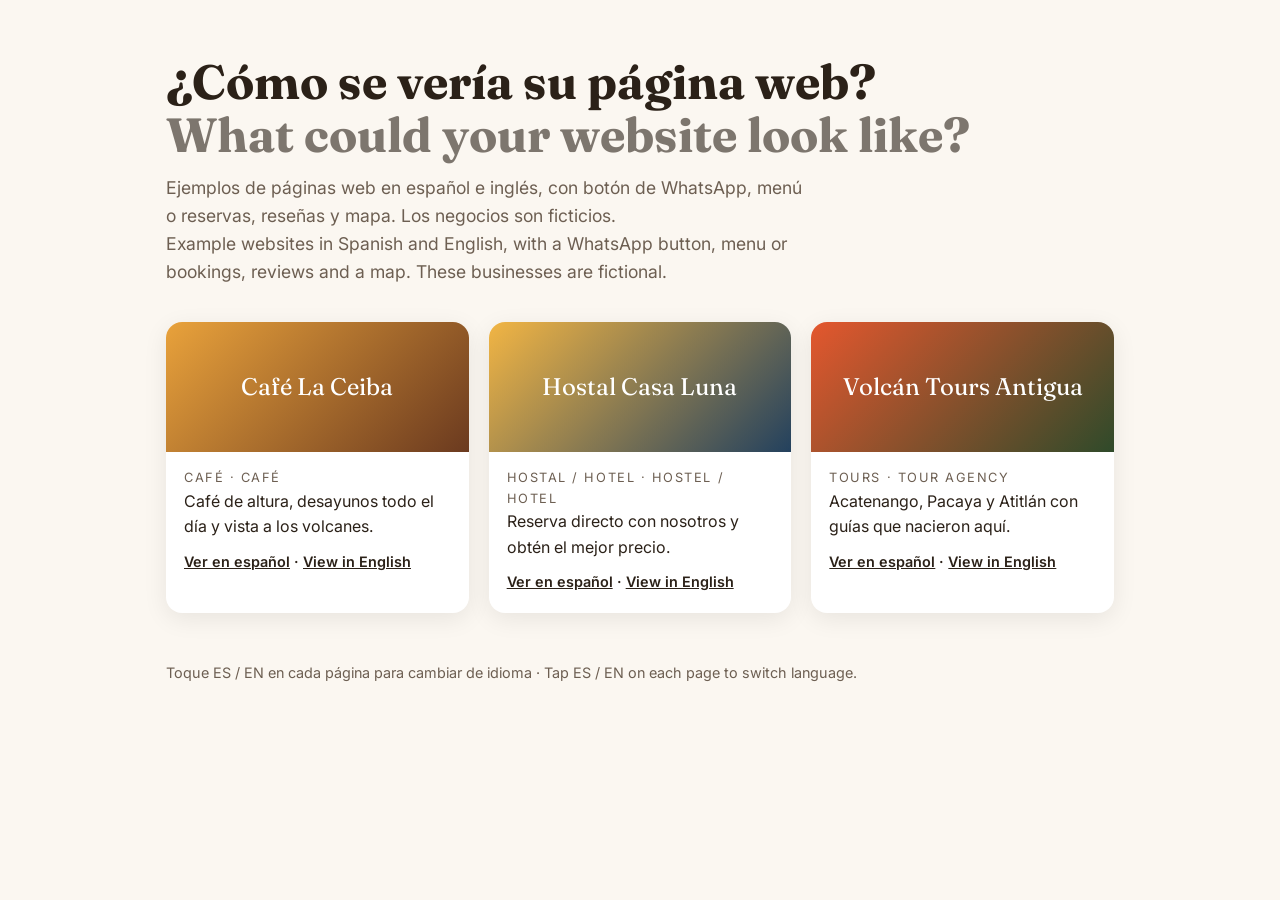
<file: index.html>
<!doctype html>
<html lang="es">
<head>
<meta charset="utf-8">
<meta name="viewport" content="width=device-width, initial-scale=1">
<title>Demos de páginas web · Website demos</title>
<link href="https://fonts.googleapis.com/css2?family=Fraunces:opsz,wght@9..144,700&family=Inter:wght@400;600&display=swap" rel="stylesheet">
<style>
  :root { --bg:#fbf7f1; --text:#2b2118; --muted:#6d5f52; --card:#fff; }
  @media (prefers-color-scheme: dark) { :root { --bg:#17130f; --text:#f3ece4; --muted:#b7a999; --card:#221c17; } }
  * { box-sizing: border-box; }
  body { margin:0; background:var(--bg); color:var(--text); font-family:Inter,system-ui,sans-serif; line-height:1.6; }
  main { max-width: 980px; margin: 0 auto; padding: 56px 16px; }
  h1 { font-family: Fraunces, Georgia, serif; font-size: clamp(2rem, 5vw, 3rem); line-height:1.1; margin:0 0 12px; }
  p.lead { color: var(--muted); font-size: 1.1rem; max-width: 640px; margin: 0 0 36px; }
  .grid { display:grid; grid-template-columns: repeat(auto-fill, minmax(270px, 1fr)); gap: 20px; }
  .card { background:var(--card); border-radius:16px; overflow:hidden;
           box-shadow: 0 6px 24px rgba(0,0,0,.08); transition: transform .15s ease; }
  .card:hover { transform: translateY(-3px); }
  .swatch { height: 130px; display:grid; place-items:center; color:#fff; text-decoration:none; font-family:Fraunces,Georgia,serif; font-size:1.5rem; padding:0 16px; text-align:center; }
  .langs a { color: inherit; }
  .body { padding: 16px 18px 20px; }
  .type { font-size:.8rem; text-transform:uppercase; letter-spacing:.12em; color:var(--muted); }
  .langs { margin-top:10px; font-size:.9rem; font-weight:600; }
  footer { margin-top: 48px; color: var(--muted); font-size: .9rem; }
</style>
</head>
<body>
<main>
  <h1>¿Cómo se vería su página web?<br><span style="opacity:.6">What could your website look like?</span></h1>
  <p class="lead">Ejemplos de páginas web en español e inglés, con botón de WhatsApp, menú o reservas, reseñas y mapa. Los negocios son ficticios.<br>
  Example websites in Spanish and English, with a WhatsApp button, menu or bookings, reviews and a map. These businesses are fictional.</p>
  <div class="grid">
    <div class="card">
      <a class="swatch" href="cafe-la-ceiba/?lang=es" style="background:linear-gradient(135deg,#e9a23b,#6b3a1f)">Café La Ceiba</a>
      <div class="body">
        <div class="type">Café · Café</div>
        <div>Café de altura, desayunos todo el día y vista a los volcanes.</div>
        <div class="langs"><a href="cafe-la-ceiba/?lang=es">Ver en español</a> · <a href="cafe-la-ceiba/?lang=en">View in English</a></div>
      </div>
    </div>
    <div class="card">
      <a class="swatch" href="hostal-casa-luna/?lang=es" style="background:linear-gradient(135deg,#f2b544,#23415e)">Hostal Casa Luna</a>
      <div class="body">
        <div class="type">Hostal / Hotel · Hostel / Hotel</div>
        <div>Reserva directo con nosotros y obtén el mejor precio.</div>
        <div class="langs"><a href="hostal-casa-luna/?lang=es">Ver en español</a> · <a href="hostal-casa-luna/?lang=en">View in English</a></div>
      </div>
    </div>
    <div class="card">
      <a class="swatch" href="volcan-tours/?lang=es" style="background:linear-gradient(135deg,#e4572e,#2f4a2a)">Volcán Tours Antigua</a>
      <div class="body">
        <div class="type">Tours · Tour agency</div>
        <div>Acatenango, Pacaya y Atitlán con guías que nacieron aquí.</div>
        <div class="langs"><a href="volcan-tours/?lang=es">Ver en español</a> · <a href="volcan-tours/?lang=en">View in English</a></div>
      </div>
    </div>
  </div>
  <footer>Toque ES / EN en cada página para cambiar de idioma · Tap ES / EN on each page to switch language.</footer>
</main>
</body>
</html>
</file>
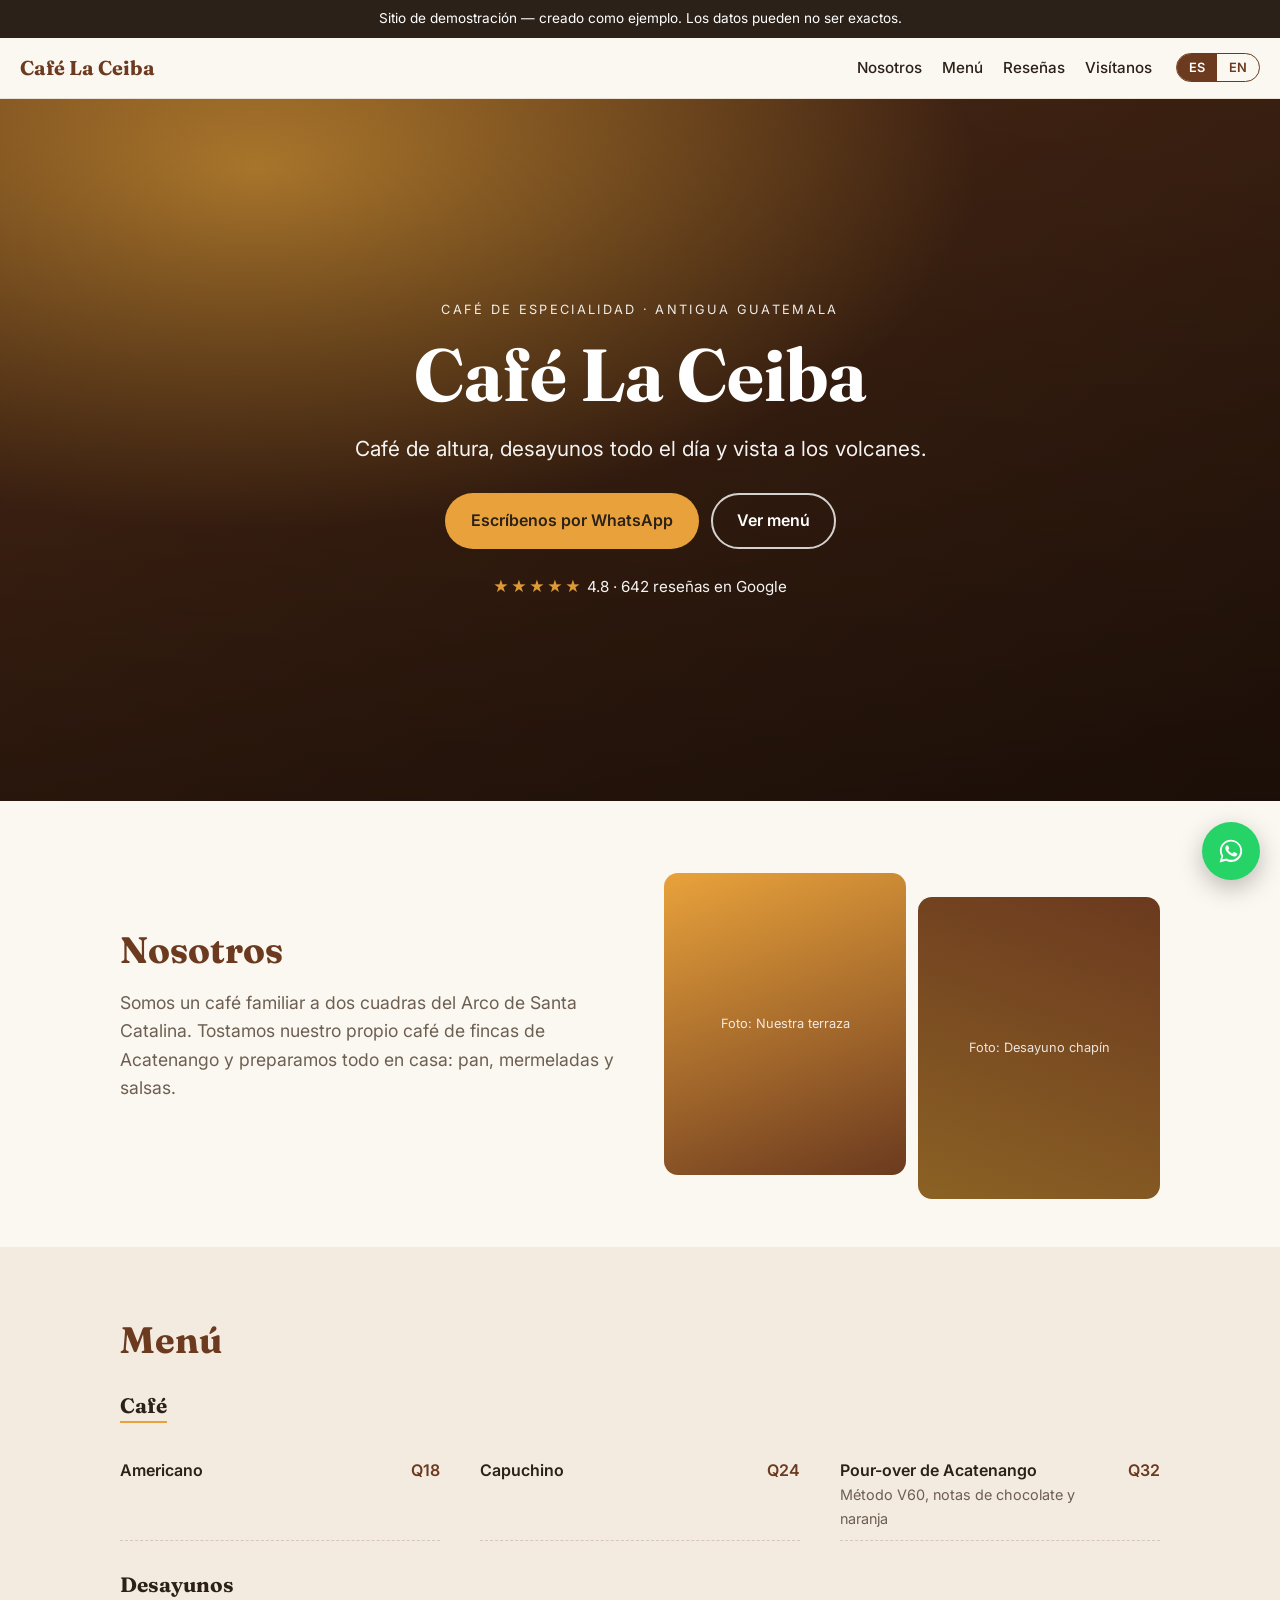
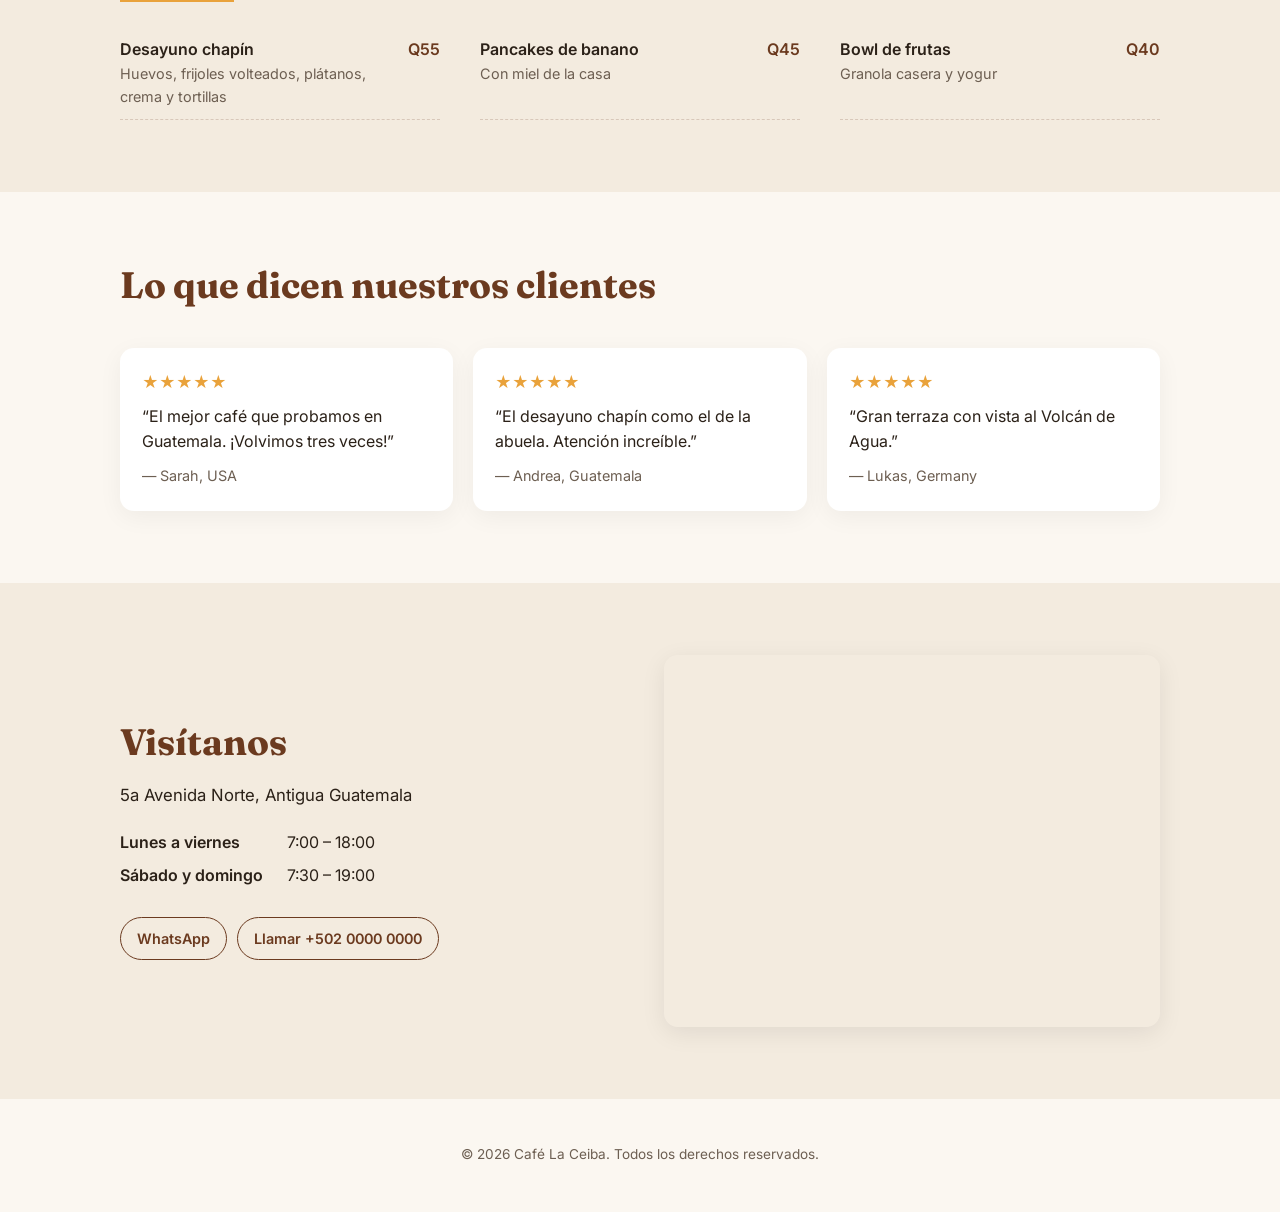
<file: cafe-la-ceiba/index.html>
<!doctype html>
<html lang="es">
<head>
  <meta name="robots" content="noindex, nofollow">
  <meta charset="utf-8">
  <meta name="viewport" content="width=device-width, initial-scale=1">
  <title>Demo</title>
  <link rel="preconnect" href="https://fonts.googleapis.com">
  <link rel="preconnect" href="https://fonts.gstatic.com" crossorigin>
  <link href="https://fonts.googleapis.com/css2?family=Fraunces:opsz,wght@9..144,500;9..144,700&family=Inter:wght@400;500;600&display=swap" rel="stylesheet">
  <link rel="stylesheet" href="styles.css">
  <script src="config.js"></script>
</head>
<body>
  <div class="demo-banner" id="demo-banner"></div>

  <header class="nav">
    <a class="brand" href="#top" id="brand"></a>
    <nav class="nav-links" id="nav-links"></nav>
    <div class="lang-toggle" role="group" aria-label="Language">
      <button data-lang="es" type="button">ES</button>
      <button data-lang="en" type="button">EN</button>
    </div>
  </header>

  <main id="top">
    <section class="hero" id="hero">
      <div class="hero-inner">
        <p class="eyebrow" id="hero-eyebrow"></p>
        <h1 id="hero-title"></h1>
        <p class="tagline" id="hero-tagline"></p>
        <div class="hero-cta" id="hero-cta"></div>
        <div class="rating" id="hero-rating"></div>
      </div>
    </section>

    <section class="section" id="about">
      <div class="wrap two-col">
        <div>
          <h2 data-i18n="about"></h2>
          <p class="lead" id="about-text"></p>
        </div>
        <div class="photo-grid" id="photo-grid" aria-hidden="true"></div>
      </div>
    </section>

    <section class="section alt" id="offer">
      <div class="wrap">
        <h2 id="offer-title"></h2>
        <div id="offer-body"></div>
      </div>
    </section>

    <section class="section" id="gallery" hidden>
      <div class="wrap">
        <h2 data-i18n="gallery"></h2>
        <div class="gallery-grid" id="gallery-grid"></div>
      </div>
    </section>

    <section class="section" id="reviews">
      <div class="wrap">
        <div class="reviews-head">
          <h2 data-i18n="reviews"></h2>
          <div class="reviews-source" id="reviews-source"></div>
        </div>
        <div class="review-grid" id="review-grid"></div>
      </div>
    </section>

    <section class="section alt" id="visit">
      <div class="wrap two-col">
        <div>
          <h2 data-i18n="visit"></h2>
          <p class="address" id="address"></p>
          <table class="hours" id="hours"></table>
          <div class="contact-links" id="contact-links"></div>
        </div>
        <iframe class="map" id="map" loading="lazy" referrerpolicy="no-referrer-when-downgrade" title="Map"></iframe>
      </div>
    </section>
  </main>

  <footer class="footer">
    <p id="footer-text"></p>
  </footer>

  <a class="wa-float" id="wa-float" target="_blank" rel="noopener" aria-label="WhatsApp">
    <svg viewBox="0 0 32 32" width="28" height="28" aria-hidden="true"><path fill="currentColor" d="M16 3C9 3 3.3 8.6 3.3 15.6c0 2.2.6 4.4 1.7 6.3L3 29l7.3-1.9c1.8 1 3.8 1.5 5.8 1.5 7 0 12.7-5.6 12.7-12.6S23 3 16 3zm0 23.1c-1.9 0-3.7-.5-5.3-1.4l-.4-.2-4.3 1.1 1.2-4.2-.3-.4c-1-1.6-1.5-3.5-1.5-5.4 0-5.8 4.8-10.5 10.6-10.5s10.6 4.7 10.6 10.5S21.8 26.1 16 26.1zm5.8-7.9c-.3-.2-1.9-.9-2.2-1-.3-.1-.5-.2-.7.2-.2.3-.8 1-1 1.2-.2.2-.4.2-.7.1-.3-.2-1.3-.5-2.5-1.6-.9-.8-1.5-1.8-1.7-2.1-.2-.3 0-.5.1-.6l.5-.6c.2-.2.2-.3.3-.6.1-.2 0-.4 0-.6l-1-2.4c-.3-.6-.5-.5-.7-.5h-.6c-.2 0-.6.1-.9.4-.3.3-1.2 1.1-1.2 2.8s1.2 3.2 1.4 3.5c.2.2 2.4 3.6 5.8 5 .8.3 1.4.5 1.9.7.8.3 1.5.2 2.1.1.6-.1 1.9-.8 2.2-1.5.3-.7.3-1.4.2-1.5-.1-.2-.3-.3-.6-.4z"/></svg>
  </a>

  <script src="keys.js"></script>
  <script src="google.js"></script>
  <script src="app.js"></script>
</body>
</html>
</file>
<file: cafe-la-ceiba/styles.css>
:root {
  --primary: #7a3e1d;
  --accent: #e8a33d;
  --bg: #fbf7f1;
  --bg-alt: #f3ebdf;
  --text: #2b2118;
  --muted: #6d5f52;
  --card: #ffffff;
  --radius: 14px;
  --font-display: "Fraunces", Georgia, serif;
  --font-body: "Inter", system-ui, -apple-system, sans-serif;
}

* { box-sizing: border-box; }
html { scroll-behavior: smooth; }
body {
  margin: 0;
  background: var(--bg);
  color: var(--text);
  font-family: var(--font-body);
  line-height: 1.6;
  -webkit-font-smoothing: antialiased;
}
h1, h2, h3 { font-family: var(--font-display); line-height: 1.15; margin: 0 0 .5em; }
h2 { font-size: clamp(1.7rem, 3vw, 2.3rem); color: var(--primary); }
a { color: var(--primary); }

.wrap { max-width: 1080px; margin: 0 auto; padding: 0 20px; }
.section { padding: 72px 0; }
.section.alt { background: var(--bg-alt); }
.two-col { display: grid; grid-template-columns: 1fr 1fr; gap: 48px; align-items: center; }
.lead { font-size: 1.1rem; color: var(--muted); }

/* demo banner */
.demo-banner {
  background: var(--text); color: #fff; text-align: center;
  font-size: .85rem; padding: 8px 16px;
}
.demo-banner:empty { display: none; }

/* nav */
.nav {
  position: sticky; top: 0; z-index: 10;
  display: flex; align-items: center; gap: 24px;
  padding: 14px 20px; background: color-mix(in srgb, var(--bg) 92%, transparent);
  backdrop-filter: blur(8px); border-bottom: 1px solid color-mix(in srgb, var(--primary) 12%, transparent);
}
.brand { font-family: var(--font-display); font-weight: 700; font-size: 1.25rem; text-decoration: none; color: var(--primary); margin-right: auto; }
.nav-links { display: flex; gap: 20px; }
.nav-links a { text-decoration: none; color: var(--text); font-weight: 500; font-size: .95rem; }
.nav-links a:hover { color: var(--primary); }
.lang-toggle { display: flex; border: 1.5px solid var(--primary); border-radius: 999px; overflow: hidden; }
.lang-toggle button {
  border: 0; background: transparent; color: var(--primary); font: 600 .8rem var(--font-body);
  padding: 6px 12px; cursor: pointer;
}
.lang-toggle button.active { background: var(--primary); color: #fff; }

/* hero */
.hero {
  min-height: 78vh; display: grid; place-items: center; text-align: center; color: #fff;
  background:
    linear-gradient(180deg, rgba(0,0,0,.25), rgba(0,0,0,.55)),
    radial-gradient(1200px 600px at 20% 10%, var(--accent), transparent 60%),
    linear-gradient(135deg, var(--primary), color-mix(in srgb, var(--primary) 55%, #000));
  padding: 80px 20px;
}
.hero-inner { max-width: 760px; }
.eyebrow { text-transform: uppercase; letter-spacing: .18em; font-size: .8rem; opacity: .9; margin: 0 0 12px; }
.hero h1 { font-size: clamp(2.6rem, 7vw, 4.6rem); margin-bottom: .2em; }
.tagline { font-size: clamp(1.05rem, 2vw, 1.3rem); opacity: .95; margin: 0 0 28px; }
.hero-cta { display: flex; gap: 12px; justify-content: center; flex-wrap: wrap; }
.btn {
  display: inline-flex; align-items: center; gap: 8px; padding: 13px 24px; border-radius: 999px;
  font-weight: 600; text-decoration: none; border: 2px solid transparent; transition: transform .15s ease;
}
.btn:hover { transform: translateY(-2px); }
.btn-primary { background: var(--accent); color: var(--text); }
.btn-ghost { border-color: rgba(255,255,255,.8); color: #fff; }
.rating { margin-top: 26px; font-size: .95rem; opacity: .95; }
.rating .stars { color: var(--accent); letter-spacing: 2px; }

/* photo placeholders */
.photo-grid { display: grid; grid-template-columns: 1fr 1fr; gap: 12px; }
.photo-grid div {
  aspect-ratio: 4/5; border-radius: var(--radius);
  background: linear-gradient(160deg, var(--accent), var(--primary));
  display: grid; place-items: center; color: rgba(255,255,255,.85); font-size: .8rem; text-align: center; padding: 10px;
}
.photo-grid div:nth-child(2) { transform: translateY(24px); background: linear-gradient(200deg, var(--primary), color-mix(in srgb, var(--accent) 60%, #000)); }

/* real photos (live Google or owner-supplied) */
.hero.has-photo { background-size: cover; background-position: center; }
.photo { margin: 0; position: relative; border-radius: var(--radius); overflow: hidden; background: var(--bg-alt); }
.photo img { width: 100%; height: 100%; object-fit: cover; display: block; }
.photo figcaption {
  position: absolute; left: 0; right: 0; bottom: 0; padding: 14px 10px 6px; font-size: .7rem; color: #fff;
  background: linear-gradient(transparent, rgba(0,0,0,.6));
}
.photo figcaption a { color: #fff; }
.photo-grid .photo { aspect-ratio: 4/5; }
.photo-grid .photo:nth-child(2) { transform: translateY(24px); }
.gallery-grid { display: grid; grid-template-columns: repeat(3, minmax(0, 1fr)); gap: 12px; margin-top: 24px; }
.gallery-grid .photo { aspect-ratio: 1; }
.gallery-grid .photo:first-child { grid-column: span 2; grid-row: span 2; }
.source-note { grid-column: 1 / -1; font-size: .85rem; color: var(--muted); margin: 4px 0 0; }

/* menu / services / rooms */
.menu-group { margin-top: 32px; }
.menu-group h3 { font-size: 1.3rem; border-bottom: 2px solid var(--accent); display: inline-block; padding-bottom: 4px; }
.menu-items { display: grid; grid-template-columns: repeat(auto-fill, minmax(300px, 1fr)); gap: 14px 40px; margin-top: 14px; }
.menu-item { display: flex; justify-content: space-between; gap: 16px; padding: 10px 0; border-bottom: 1px dashed color-mix(in srgb, var(--primary) 20%, transparent); }
.menu-item .name { font-weight: 600; }
.menu-item .desc { color: var(--muted); font-size: .9rem; }
.menu-item .price { font-weight: 600; color: var(--primary); white-space: nowrap; }

.cards { display: grid; grid-template-columns: repeat(auto-fill, minmax(260px, 1fr)); gap: 20px; margin-top: 28px; }
.card { background: var(--card); border-radius: var(--radius); padding: 24px; box-shadow: 0 6px 24px rgba(0,0,0,.06); display: flex; flex-direction: column; gap: 8px; }
.card .price { font-size: 1.4rem; font-weight: 700; color: var(--primary); }
.card .price small { font-size: .85rem; font-weight: 500; color: var(--muted); }
.card .btn { margin-top: auto; align-self: flex-start; background: var(--primary); color: #fff; }

/* booking request form */
.booking {
  margin-top: 36px; background: var(--card); border-radius: var(--radius); padding: 28px;
  box-shadow: 0 10px 32px rgba(0,0,0,.08); border-top: 5px solid var(--accent); scroll-margin-top: 90px;
}
.booking h3 { font-size: 1.5rem; color: var(--primary); }
.booking-grid { display: grid; grid-template-columns: repeat(4, minmax(0, 1fr)); gap: 14px 16px; margin: 16px 0 18px; }
.booking-grid .wide { grid-column: 1 / -1; }
.booking label { display: flex; flex-direction: column; gap: 6px; font-size: .85rem; font-weight: 600; color: var(--muted); }
.booking input, .booking select {
  font: 500 1rem var(--font-body); color: var(--text); background: var(--bg);
  border: 1.5px solid color-mix(in srgb, var(--primary) 25%, transparent); border-radius: 10px; padding: 11px 10px;
  width: 100%; min-width: 0;
}
.booking input:focus, .booking select:focus { outline: 2px solid var(--accent); outline-offset: 1px; }
.booking-summary { font-size: 1.05rem; margin-bottom: 16px; min-height: 1.6em; }
.booking-summary strong { font-size: 1.35rem; color: var(--primary); }
.booking-summary small { color: var(--muted); }
.booking-summary.error { color: #b3261e; }
.btn-book { background: #25d366; color: #05301a; font-size: 1rem; cursor: pointer; }
.booking-note { color: var(--muted); font-size: .85rem; margin: 12px 0 0; }

/* reviews */
.review-grid { display: grid; grid-template-columns: repeat(auto-fill, minmax(260px, 1fr)); gap: 20px; margin-top: 24px; }
.review { background: var(--card); border-radius: var(--radius); padding: 22px; box-shadow: 0 6px 24px rgba(0,0,0,.05); }
.review .stars { color: var(--accent); }
.review p { margin: 8px 0; font-style: italic; }
.review cite { color: var(--muted); font-size: .9rem; font-style: normal; }
.reviews-head { display: flex; justify-content: space-between; align-items: baseline; gap: 12px 24px; flex-wrap: wrap; }
.reviews-source { font-size: .9rem; color: var(--muted); }
.g-badge { font-weight: 700; color: var(--text); }
.review-author { display: flex; align-items: center; gap: 10px; margin-bottom: 6px; }
.review-author img { width: 36px; height: 36px; border-radius: 50%; object-fit: cover; }
.review-author a { font-weight: 600; text-decoration: none; color: var(--text); display: block; line-height: 1.2; }
.review-author small, .review .muted { color: var(--muted); font-size: .8rem; }
.review p { font-style: normal; display: -webkit-box; -webkit-line-clamp: 7; -webkit-box-orient: vertical; overflow: hidden; }

/* visit */
.address { font-size: 1.05rem; }
.hours { border-collapse: collapse; margin: 16px 0 24px; }
.hours td { padding: 4px 24px 4px 0; }
.hours td:first-child { font-weight: 600; }
.contact-links { display: flex; gap: 10px; flex-wrap: wrap; }
.contact-links a { padding: 9px 16px; border-radius: 999px; border: 1.5px solid var(--primary); text-decoration: none; font-weight: 600; font-size: .9rem; }
.map { width: 100%; aspect-ratio: 4/3; border: 0; border-radius: var(--radius); box-shadow: 0 6px 24px rgba(0,0,0,.08); }

.footer { text-align: center; padding: 32px 20px; color: var(--muted); font-size: .85rem; }

.wa-float {
  position: fixed; right: 20px; bottom: 20px; width: 58px; height: 58px; border-radius: 50%;
  background: #25d366; color: #fff; display: grid; place-items: center;
  box-shadow: 0 8px 24px rgba(0,0,0,.25); z-index: 20; transition: transform .15s ease;
}
.wa-float:hover { transform: scale(1.06); }

@media (max-width: 760px) {
  .two-col { grid-template-columns: 1fr; gap: 28px; }
  .nav-links { display: none; }
  .section { padding: 52px 0; }
  .menu-items { grid-template-columns: 1fr; }
  .booking { padding: 20px 16px; }
  .booking-grid { grid-template-columns: minmax(0, 1fr) minmax(0, 1fr); gap: 12px; }
  .booking input, .booking select { font-size: .95rem; padding: 10px 8px; }
  .booking .room-field { grid-column: 1 / -1; }
  .gallery-grid { grid-template-columns: repeat(2, minmax(0, 1fr)); }
  .btn-book { width: 100%; justify-content: center; }
}
</file>
